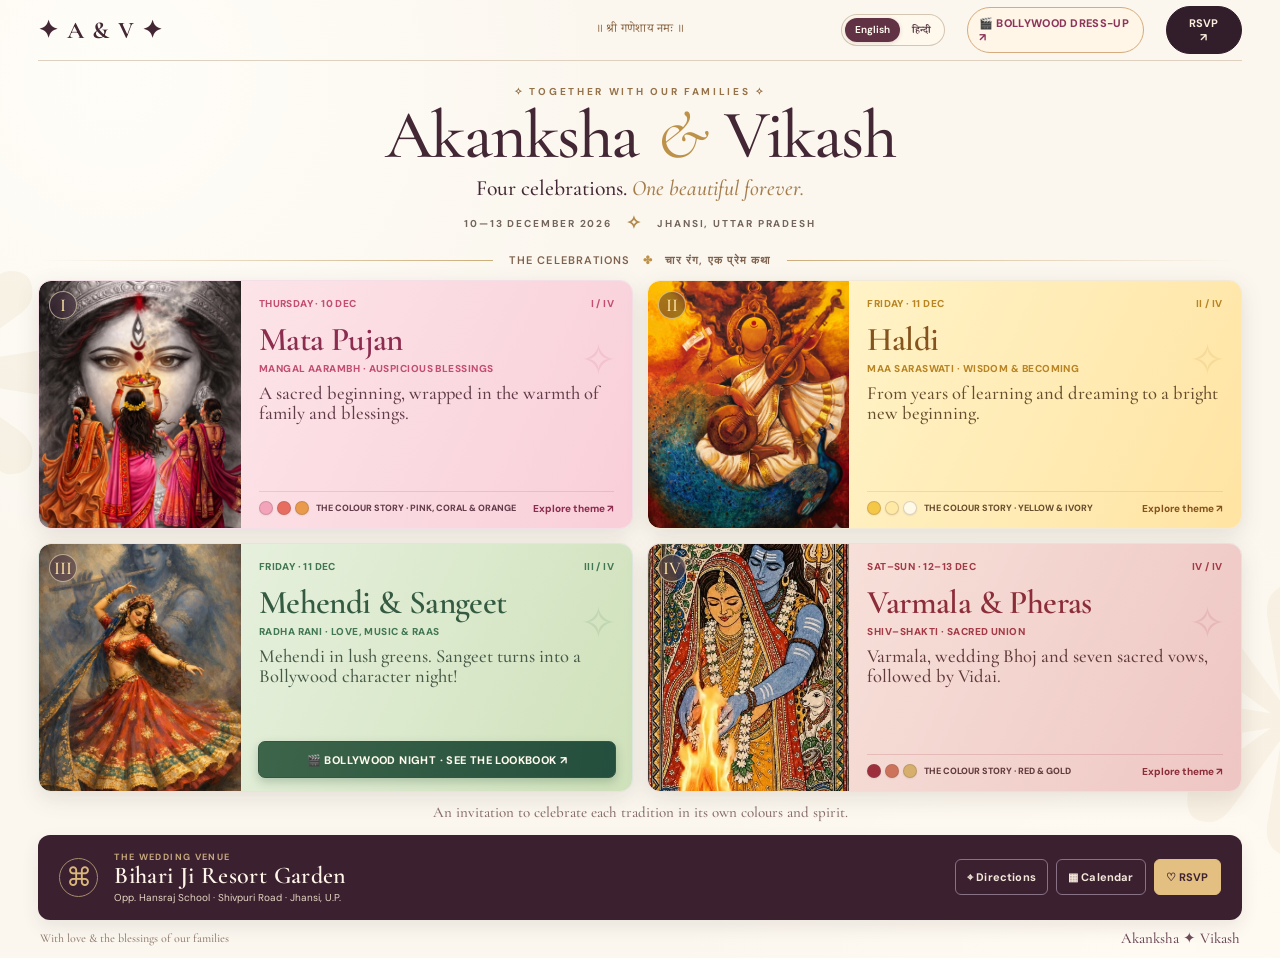
<file: index.html>
<!DOCTYPE html>

<html lang="en">
<head>
<meta charset="utf-8"/>
<meta content="width=device-width, initial-scale=1, viewport-fit=cover" name="viewport"/>
<meta content="#3b2030" name="theme-color"/>
<meta content="Four illustrated celebrations, one beautiful forever. Akanksha &amp; Vikash · 10–13 December 2026 · Jhansi." name="description"/>
<title>Akanksha &amp; Vikash · Wedding Invitation</title>
<link href="https://fonts.googleapis.com" rel="preconnect"/>
<link crossorigin="" href="https://fonts.gstatic.com" rel="preconnect"/>
<link href="https://fonts.googleapis.com/css2?family=Cormorant+Garamond:ital,wght@0,400;0,500;0,600;0,700;1,400;1,500;1,600&amp;family=DM+Sans:wght@400;500;600;700&amp;family=Noto+Serif+Devanagari:wght@400;600&amp;display=swap" rel="stylesheet"/>
<link href="styles.css" rel="stylesheet"/>
<script defer="" src="image-config.js"></script>
<script defer="" src="theme-config.js"></script>
<script defer="" src="content-config.js"></script>
<script defer="" src="hindi-config.js"></script><script defer="" src="script.js"></script>
</head>
<body class="home-page">
<a class="skip-link" href="#chapters">Skip to functions</a>
<div class="page-shell">
<header class="masthead">
<div class="brand">✦ <span id="brandInitials">A <em>&amp;</em> V</span> ✦</div>
<div class="blessing" id="headerBlessing">॥ श्री गणेशाय नमः ॥</div>
<nav aria-label="Quick navigation" class="masthead-actions"><div aria-label="Select language" class="language-switch" role="group"><button aria-pressed="true" data-lang="en" type="button">English</button><button aria-pressed="false" data-lang="hi" type="button">हिन्दी</button></div>
<a class="top-bollywood" href="bollywood.html" id="topBollywood">🎬 Bollywood dress-up ↗</a>
<button data-open-rsvp="" id="topRsvp" type="button">RSVP ↗</button>
</nav>
</header>
<main>
<section aria-labelledby="title" class="invitation-heading">
<p class="overline" id="headingEyebrow">✧ TOGETHER WITH OUR FAMILIES ✧</p>
<h1 id="title"><span id="brideName">Akanksha</span> <span class="ampersand">&amp;</span> <span id="groomName">Vikash</span></h1>
<p class="invitation-subtitle"><span id="introLead">Four celebrations.</span> <em id="introEm">One beautiful forever.</em></p>
<div class="date-loc"><span id="headingDates">10—13 DECEMBER 2026</span><span class="date-separator">✧</span><span id="headingPlace">JHANSI, UTTAR PRADESH</span></div>
</section>
<section aria-labelledby="chapter-title" class="chapter-area" id="chapters">
<div class="section-line"><span></span><h2 id="chapter-title"><span id="sectionEn">The celebrations</span> <i>✤</i> <span id="sectionHi">चार रंग, एक प्रेम कथा</span></h2><span></span></div>
<div aria-label="Four wedding functions" class="chapter-grid" id="chapterGrid">
<!-- Four cards are created automatically from content-config.js -->
</div>
<p class="theme-note" id="themeNote">An invitation to celebrate each tradition in its own colours and spirit.</p>
</section>
<section aria-label="Venue and guest information" class="footer-strip">
<div class="venue-info"><span aria-hidden="true" class="venue-icon">⌘</span><div>
<p class="venue-label" id="venueLabel">THE WEDDING VENUE</p>
<h2 id="venueName">Bihari Ji Resort Garden</h2>
<p id="venueAddress">Opp. Hansraj School · Shivpuri Road · Jhansi</p>
</div></div>
<div class="quick-actions">
<a class="quick-button" href="https://www.google.com/maps/search/?api=1&amp;query=Bihari+Ji+Resort+Garden+Shivpuri+Road+Jhansi+Uttar+Pradesh" id="directionsLink" rel="noopener noreferrer" target="_blank">⌖ <span id="directionsText">Directions</span></a>
<button class="quick-button" id="calendarBtn" type="button">▦ <span id="calendarText">Calendar</span></button>
<button class="quick-button primary" data-open-rsvp="" type="button">♡ <span id="footerRsvpText">RSVP</span></button>
</div>
</section>
</main>
<footer class="micro-footer"><span id="footerMessage">With love &amp; the blessings of our families</span><span id="footerNames">Akanksha ✦ Vikash</span></footer>
</div>
<dialog aria-labelledby="detailTitle" class="detail-dialog" id="detailDialog">
<div class="dialog-inner">
<button aria-label="Close details" class="close-dialog" data-close-dialog="" type="button">×</button>
<div class="dialog-art" id="detailArt"><img alt="" id="detailImage"/><img alt="" hidden="" id="detailSecondaryImage"/></div>
<div class="dialog-info">
<p class="dialog-kicker" id="detailWhen"></p>
<h2 id="detailTitle"></h2>
<p class="dialog-inspiration" id="detailInspiration"></p>
<p id="detailDescription"></p>
<p class="dialog-dress" id="detailDress"></p>
<div aria-label="Colour palette" class="dialog-swatches" id="detailSwatches"></div>
<a class="dialog-special-link" hidden="" href="bollywood.html" id="detailLink">🎬 Explore Bollywood costume ideas ↗</a>
</div>
</div>
</dialog>
<dialog aria-labelledby="rsvpTitle" class="rsvp-dialog" id="rsvpDialog">
<div class="rsvp-wrap">
<button aria-label="Close RSVP" class="close-dialog" data-close-rsvp="" type="button">×</button>
<div class="rsvp-top"><span class="rsvp-ornament">❀ ✧ ❀</span><p class="overline" id="rsvpIntro">THE JOY OF TOGETHERNESS</p><h2 id="rsvpTitle">Will you join us?</h2><p id="rsvpSubtitle">Prepare a WhatsApp RSVP message. No details are stored.</p></div>
<form id="rsvpForm"><label for="guestName">Your name</label><input autocomplete="name" id="guestName" maxlength="100" name="guestName" placeholder="Full name" required=""/>
<div class="two-fields"><div><label for="guestCount">Guests</label><select id="guestCount" name="guestCount"><option>1</option><option>2</option><option>3</option><option>4</option><option>5+</option></select></div><div><label for="attendance">Attending?</label><select id="attendance" name="attendance"><option value="Yes, delighted to attend">Yes, delighted!</option><option value="Still confirming">Still confirming</option><option value="Unable to attend">Unable to attend</option></select></div></div>
<label for="guestNote">A message (optional)</label><textarea id="guestNote" maxlength="300" name="guestNote" placeholder="Your blessings and wishes..." rows="2"></textarea>
<button class="send-rsvp" type="submit">Prepare WhatsApp message ↗</button><button class="copy-rsvp" id="copyRSVP" type="button">Copy RSVP message instead</button><p class="rsvp-disclaimer">WhatsApp opens a draft; you choose the recipient and tap Send.</p>
</form>
</div>
</dialog>
<div aria-live="polite" class="toast" id="toast" role="status"></div>
</body>
</html>
</file>
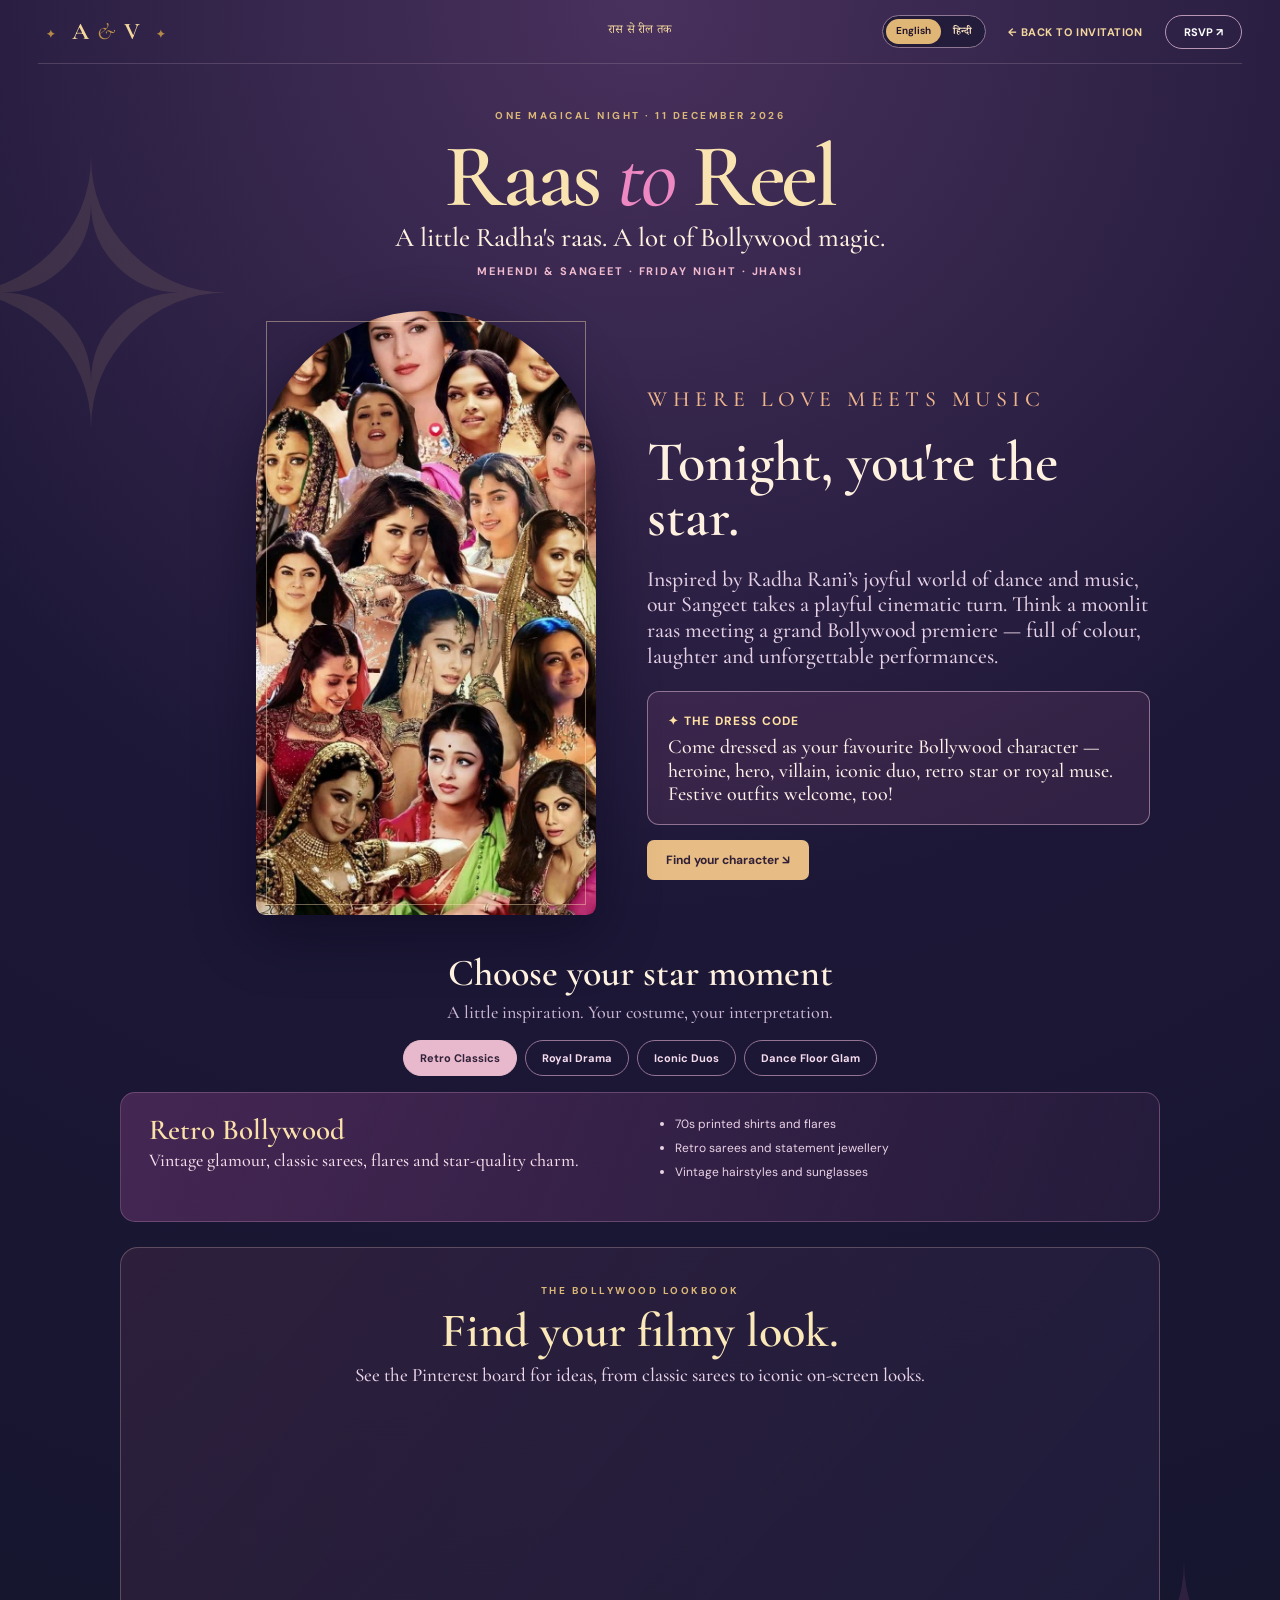
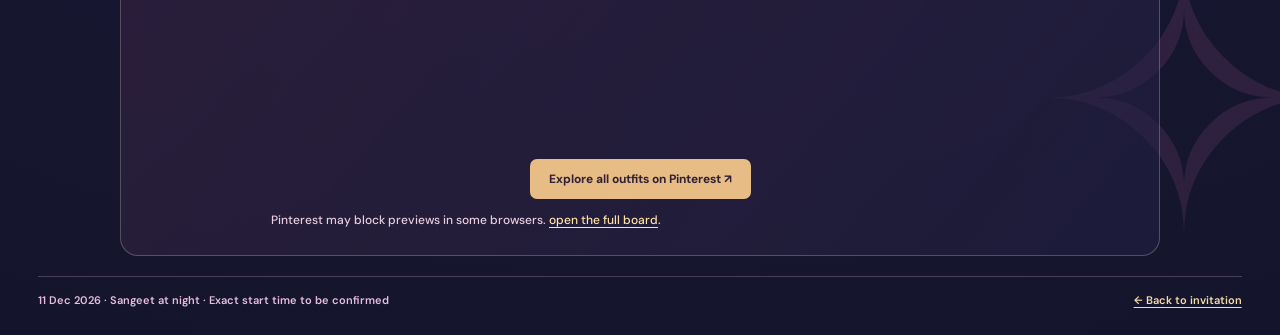
<file: bollywood.html>
<!DOCTYPE html>

<html lang="en"><head>
<meta charset="utf-8"/><meta content="width=device-width,initial-scale=1,viewport-fit=cover" name="viewport"/><meta content="#171533" name="theme-color"/><meta content="Raas to Reel: Bollywood character night at Akanksha &amp; Vikash's wedding Sangeet, 11 December 2026." name="description"/>
<title>Raas to Reel · Bollywood Sangeet · Akanksha &amp; Vikash</title>
<link href="https://fonts.googleapis.com" rel="preconnect"/><link crossorigin="" href="https://fonts.gstatic.com" rel="preconnect"/>
<link href="https://fonts.googleapis.com/css2?family=Cormorant+Garamond:ital,wght@0,400;0,500;0,600;0,700;1,400;1,500;1,600&amp;family=DM+Sans:wght@400;500;600;700&amp;family=Noto+Serif+Devanagari:wght@400;600&amp;display=swap" rel="stylesheet"/>
<link href="styles.css" rel="stylesheet"/><script defer="" src="image-config.js"></script><script defer="" src="theme-config.js"></script><script defer="" src="content-config.js"></script><script defer="" src="hindi-config.js"></script><script defer="" src="script.js"></script>
</head><body class="bollywood-page"><div class="page-shell">
<header class="masthead"><div class="brand"><span class="brand-glyph">✦</span> A <em>&amp;</em> V <span class="brand-glyph">✦</span></div><div class="blessing">रास से रील तक</div><div class="masthead-actions"><div aria-label="Select language" class="language-switch" role="group"><button aria-pressed="true" data-lang="en" type="button">English</button><button aria-pressed="false" data-lang="hi" type="button">हिन्दी</button></div><a href="index.html">← Main invitation</a><button data-open-rsvp="" type="button">RSVP ↗</button></div></header>
<main>
<section class="spotlight-hero"><p class="spotlight-overline">ONE MAGICAL NIGHT · 11 DECEMBER 2026</p><h1>Raas <em>to</em> Reel</h1><p class="spotlight-sub">A little Radha's raas. A lot of Bollywood magic.</p><p class="spotlight-date">MEHENDI &amp; SANGEET · FRIDAY NIGHT · JHANSI</p></section>
<section aria-label="Bollywood Sangeet theme" class="spotlight-stage"><div class="spotlight-poster"><img alt="An illustrated gold film reel, royal velvet curtains and Bollywood Night marquee" data-image="bollywood"/></div><div class="spotlight-copy"><p class="spotlight-overline">WHERE LOVE MEETS MUSIC</p><h2>Tonight, <em>you're the star.</em></h2><p>Inspired by Radha Rani's joyful world of dance and music, our Sangeet takes a playful cinematic turn. Think a moonlit raas meeting a grand Bollywood premiere — full of colour, laughter and unforgettable performances.</p><div class="dress-callout"><strong>✦ THE DRESS CODE</strong><p>Come dressed as your favourite Bollywood character — heroine, hero, villain, iconic duo, retro star or royal muse. Festive outfits welcome, too!</p></div><a class="spotlight-cta" href="#costumes">Find your character ↘</a></div></section>
<section class="costumes" id="costumes"><h2>Choose your star moment</h2><p>A little inspiration. Your costume, your interpretation.</p><div aria-label="Costume inspiration categories" class="costume-tabs" role="tablist"><button aria-selected="true" data-costume-tab="retro" role="tab" type="button">Retro Classics</button><button aria-selected="false" data-costume-tab="royal" role="tab" type="button">Royal Drama</button><button aria-selected="false" data-costume-tab="duo" role="tab" type="button">Iconic Duos</button><button aria-selected="false" data-costume-tab="dance" role="tab" type="button">Dance Floor Glam</button></div><div aria-live="polite" class="costume-panels" role="tabpanel"><div><h3 id="costumeName">Retro Bollywood</h3><p id="costumeDesc">Think vintage glamour and star-quality charm.</p></div><ul id="costumeIdeas"></ul></div></section>
<section aria-labelledby="pinterestTitle" class="pinterest-feature" hidden="" id="pinterestStyleBoard">
<p class="spotlight-overline">THE BOLLYWOOD LOOKBOOK</p>
<h2 id="pinterestTitle">Find your <em>filmy look.</em></h2>
<p>From classic sarees to iconic characters, discover the outfits on our Pinterest inspiration board.</p>
<div aria-label="Selected Bollywood outfit inspiration" class="pinterest-local-gallery" hidden="" id="pinterestLocalGallery"></div>
<div class="pinterest-embed-wrap" id="pinterestEmbedWrap">
<a data-pin-do="embedBoard" data-pin-scale-height="420" data-pin-scale-width="92" href="https://www.pinterest.com/cameycat/bollywood-night/" id="pinterestEmbedAnchor"></a>
</div>
<div class="pinterest-actions">
<a class="spotlight-cta" href="https://www.pinterest.com/cameycat/bollywood-night/" id="pinterestBoardLink" rel="noopener noreferrer" target="_blank">Explore all outfits on Pinterest ↗</a>
</div>
<p class="pinterest-fallback">Pinterest may block previews in some browsers. If images don't appear here, <a href="https://www.pinterest.com/cameycat/bollywood-night/" id="pinterestBoardFallback" rel="noopener noreferrer" target="_blank">open the full board</a>.</p>
</section>
<footer class="spotlight-footer"><span>11 Dec 2026 · Sangeet at night · Exact start time to be confirmed</span><a href="index.html">Back to our four celebrations ↗</a></footer>
</main></div>
<dialog aria-labelledby="rsvpTitle" class="rsvp-dialog" id="rsvpDialog"><div class="rsvp-wrap"><button aria-label="Close RSVP" class="close-dialog" data-close-rsvp="" type="button">×</button><div class="rsvp-top"><span class="rsvp-ornament">❀ ✧ ❀</span><p class="overline">THE JOY OF TOGETHERNESS</p><h2 id="rsvpTitle">Will you join us?</h2><p>Prepare a WhatsApp RSVP message. No details are stored.</p></div><form id="rsvpForm"><label for="guestName">Your name</label><input autocomplete="name" id="guestName" maxlength="100" name="guestName" placeholder="Full name" required=""/><div class="two-fields"><div><label for="guestCount">Guests</label><select id="guestCount" name="guestCount"><option>1</option><option>2</option><option>3</option><option>4</option><option>5+</option></select></div><div><label for="attendance">Attending?</label><select id="attendance" name="attendance"><option value="Yes, delighted to attend">Yes, delighted!</option><option value="Still confirming">Still confirming</option><option value="Unable to attend">Unable to attend</option></select></div></div><label for="guestNote">A message (optional)</label><textarea id="guestNote" maxlength="300" name="guestNote" placeholder="Your blessings and wishes..." rows="2"></textarea><button class="send-rsvp" type="submit">Prepare WhatsApp message ↗</button><button class="copy-rsvp" id="copyRSVP" type="button">Copy RSVP message instead</button><p class="rsvp-disclaimer">WhatsApp opens a draft; you choose the recipient and tap Send.</p></form></div></dialog><div aria-live="polite" class="toast" id="toast" role="status"></div>
</body></html>
</file>
<file: styles.css>
:root{--ink:#3b2931;--maroon:#321d2b;--wine:#612c43;--gold:#b9904a;--gold-light:#e8d6ac;--cream:#fbf7f0;--paper:#f4ecde;--line:#dfd1bf;--muted:#766d6b;--serif:'Cormorant Garamond',Georgia,serif;--sans:'DM Sans',Arial,sans-serif;--dev:'Noto Serif Devanagari',serif}
*{box-sizing:border-box}html{scroll-behavior:smooth}body{margin:0;color:var(--ink);font-family:var(--sans);background:#e9dfd3}button,input,select,textarea{font:inherit}button{cursor:pointer}a{color:inherit;text-decoration:none}img{display:block;max-width:100%}button:focus-visible,a:focus-visible,input:focus-visible,select:focus-visible,textarea:focus-visible{outline:3px solid #b57247;outline-offset:3px}.skip-link{position:absolute;z-index:100;left:12px;top:-80px;padding:10px;background:white}.skip-link:focus{top:10px}
.page-shell{max-width:1490px;min-height:100vh;margin:auto;padding:0 clamp(14px,3vw,48px);background:radial-gradient(circle at 8% 8%,#fffcf6 0%,transparent 33%),radial-gradient(circle at 89% 96%,#fffaf2 0%,transparent 38%),var(--cream);position:relative;overflow:hidden}.page-shell:before,.page-shell:after{content:'❋';position:absolute;color:#d1b680;opacity:.11;font-family:Georgia,serif;pointer-events:none;font-size:360px}.page-shell:before{left:-220px;top:170px}.page-shell:after{right:-160px;bottom:20px}
.masthead{height:64px;display:grid;grid-template-columns:1fr 1fr 1fr;align-items:center;border-bottom:1px solid var(--line);position:relative;z-index:1}.brand{font-family:var(--serif);font-weight:700;font-size:24px;letter-spacing:.05em;white-space:nowrap}.brand em{font-weight:400;color:var(--gold)}.brand-glyph{color:#b58a48;font-size:11px;vertical-align:middle;margin:0 8px}.blessing{font-family:var(--dev);color:#8b6543;text-align:center;font-size:12px;letter-spacing:.02em}.masthead-actions{display:flex;justify-content:flex-end;gap:22px;align-items:center;font-size:11px;font-weight:700;letter-spacing:.05em;text-transform:uppercase}.masthead-actions button{color:#faf0dd;background:var(--maroon);border:1px solid var(--maroon);border-radius:24px;padding:9px 18px}.masthead-actions a{color:#6a4757}.masthead-actions a span{color:#ab824b}
.invitation-heading{text-align:center;padding:24px 12px 15px;position:relative;z-index:1}.overline{font-size:10px;letter-spacing:.27em;font-weight:700;color:#967248;margin:0 0 4px}.overline span{font-size:12px}.invitation-heading h1{font:500 clamp(54px,5.35vw,85px)/.98 var(--serif);letter-spacing:-.025em;margin:0;color:#4a283c}.ampersand{color:var(--gold);font-weight:400;font-style:italic;padding:0 .06em}.invitation-subtitle{font:500 clamp(17px,1.7vw,23px)/1.12 var(--serif);margin:7px 0 11px}.invitation-subtitle em{font-weight:500;color:#a47c47}.date-loc{font-size:10px;font-weight:700;letter-spacing:.19em;color:#73645c;display:flex;align-items:center;justify-content:center;gap:14px}.date-separator{color:#b2884b;font-size:18px}
.chapter-area{position:relative;z-index:1}.section-line{display:flex;gap:16px;align-items:center;margin:0 2px 12px}.section-line>span{flex:1;height:1px;background:linear-gradient(to right,transparent,#ccad7a)}.section-line>span:last-child{transform:scaleX(-1)}.section-line h2{margin:0;white-space:nowrap;font-size:11px;text-transform:uppercase;letter-spacing:.14em;color:#7f624d;font-weight:600}.section-line h2 span{color:#be984d;font-size:13px;padding:0 3px}
.chapter-grid{display:grid;grid-template-columns:1fr 1fr;gap:13px}.event-card{border-radius:13px;overflow:hidden;border:1px solid #e2d4c3;box-shadow:0 7px 20px #4e2f2920;background:#fffaf0;transition:transform .22s ease,box-shadow .22s ease}.event-card:hover{transform:translateY(-3px);box-shadow:0 12px 28px #4e2f2930}.card-main{width:100%;text-align:left;border:0;padding:0;background:transparent;color:inherit;display:grid;grid-template-columns:37% 63%;height:239px}.art-panel{position:relative;overflow:hidden;min-width:0}.art-panel img{height:100%;width:100%;object-fit:cover;object-position:center center;transition:transform .55s ease}.event-card:hover .art-panel img{transform:scale(1.035)}.art-corner{position:absolute;top:10px;left:10px;width:28px;height:28px;border:1px solid #f6e6c199;border-radius:50%;display:grid;place-items:center;background:#37203674;color:#ffe3a5;font:500 18px var(--serif);backdrop-filter:blur(5px)}
.card-copy{padding:17px 21px 13px;display:flex;flex-direction:column;min-width:0;position:relative}.card-copy:after{content:'✧';position:absolute;right:15px;top:44px;font-size:44px;opacity:.1;color:#aa8856;pointer-events:none}.card-kicker{display:flex;justify-content:space-between;gap:6px;font:700 10px var(--sans);letter-spacing:.14em;margin:0 0 12px;color:#a27c50}.card-kicker span{font-size:10px;color:#b4a28c;letter-spacing:.04em}.card-copy h3{font:600 clamp(30px,3vw,42px)/.9 var(--serif);margin:0 0 8px;letter-spacing:-.02em;color:#5b3347}.hindi-inline{font:400 13px var(--dev);letter-spacing:0;margin-left:5px;color:#9c825c;vertical-align:middle}.small-and{font-style:italic;font-weight:400;color:#b28d58;font-size:.78em}.card-deity{font:700 10px/1.5 var(--sans);text-transform:uppercase;letter-spacing:.045em;color:#8f6746;margin:0 0 9px}.card-description{font:500 clamp(17px,1.35vw,19px)/1.08 var(--serif);color:#6f5653;margin:0;max-width:400px}.card-bottom{border-top:1px solid #dbcec244;padding-top:8px;margin-top:auto;display:flex;justify-content:space-between;gap:8px;align-items:center;font-size:10px;font-weight:600;color:#8b7772;line-height:1.25}.more-link{color:#755038;white-space:nowrap;font-weight:700}.more-link b{font-size:14px;font-weight:500}.dot{font-style:normal;margin:0 2px;color:#a58a69}
.haldi-card{background:#fff8e8}.haldi-card .card-copy{background:linear-gradient(115deg,#fff8e7,#fcf1d5)}.sangeet-card{background:#ede2f1}.sangeet-card .card-copy{background:linear-gradient(115deg,#fff5f8,#f5e6f6)}.sangeet-card .card-copy h3{color:#64315a}.sangeet-card .card-deity{color:#965777}.varmala-card .card-copy{background:linear-gradient(115deg,#fff6ed,#f7e6dc)}.varmala-card .card-copy h3{color:#7f3942}.phere-card .card-copy{background:linear-gradient(115deg,#f8f4f1,#ece7f5)}.phere-card .card-copy h3{color:#43365f}
.prelude{margin:13px 2px 12px;text-align:center;color:#8e7359;font:500 13px/1.3 var(--serif);letter-spacing:.025em}.prelude strong{color:#6b3c47;font-weight:700}.prelude-sparkle{color:#bc9755;margin:0 8px}
.footer-strip{background:#362131;color:#fff4e0;display:flex;justify-content:space-between;align-items:center;gap:20px;border-radius:12px;padding:14px 21px;position:relative;z-index:1;box-shadow:0 7px 18px #321d2b17}.venue-info{display:flex;align-items:center;gap:16px;min-width:0}.venue-icon{border:1px solid #a58d6c;border-radius:50%;width:39px;height:39px;flex:none;display:grid;place-items:center;font-size:26px;color:#d9b67b}.venue-label{color:#c5a77c;letter-spacing:.15em;font-weight:700;font-size:9px;margin:0 0 2px}.venue-info h2{font:600 24px/.95 var(--serif);letter-spacing:.015em;margin:0}.venue-info p:last-child{margin:3px 0 0;color:#e7d7c4;font-size:10px}.quick-actions{display:flex;gap:8px;align-items:center}.quick-button{background:transparent;color:#f3e8da;border:1px solid #897186;border-radius:6px;white-space:nowrap;padding:10px 11px;font-weight:700;font-size:11px;letter-spacing:.015em}.quick-button span{font-size:16px;vertical-align:-1px;margin-right:4px;color:#e5bf7d}.quick-button.primary{background:#e3bf81;border-color:#e3bf81;color:#3e2433}.quick-button.primary span{color:#643d4c}
.sangeet-promo{position:relative;z-index:1;display:flex;align-items:center;justify-content:center;gap:12px;margin:11px 0 7px;padding:9px 14px;border:1px solid #c2a6bd80;border-radius:8px;background:linear-gradient(90deg,#f6e8f0,#f7edf9,#f5e9f2);font-size:11px;color:#744663}.promo-sparkle{color:#a45a91;font-size:17px}.sangeet-promo strong{font-size:10px;letter-spacing:.06em}.sangeet-promo a{text-decoration:underline;text-underline-offset:3px;font-weight:700;white-space:nowrap;color:#744663}.micro-footer{display:flex;justify-content:space-between;align-items:center;padding:7px 2px 13px;color:#927e73;font:500 12px var(--serif);position:relative;z-index:1}.micro-footer span:last-child{font-size:15px;color:#6c4a58}.micro-footer i{font-size:10px;color:#ac8e58}
/* dialogs */
dialog{border:0;padding:0;box-shadow:0 22px 85px #21132380;max-height:min(91vh,780px);max-width:calc(100vw - 24px);overflow:auto;border-radius:17px;color:var(--ink)}dialog::backdrop{background:#241723a8;backdrop-filter:blur(4px)}.detail-dialog{width:min(800px,calc(100vw - 24px));background:#fdf7ee}.dialog-inner{display:grid;grid-template-columns:41% 59%;min-height:385px}.dialog-art img{width:100%;height:100%;object-fit:cover;max-height:575px}.dialog-info{padding:40px 39px;align-self:center}.dialog-kicker{font:700 10px var(--sans);letter-spacing:.18em;color:#a87c45}.dialog-info h2{font:600 50px/.98 var(--serif);margin:9px 0;color:#60374c}.dialog-inspiration{color:#a47c4c;text-transform:uppercase;font-weight:700;font-size:11px;letter-spacing:.09em;margin:8px 0 18px}.dialog-info>p:not(.dialog-kicker):not(.dialog-inspiration){font:500 23px/1.16 var(--serif);color:#655159}.dialog-info .dialog-dress{font:600 12px/1.5 var(--sans)!important;border-top:1px solid var(--line);padding-top:14px;margin-top:17px}.dialog-swatches{display:flex;gap:7px;margin:16px 0}.dialog-swatches i{display:block;height:23px;width:23px;border-radius:50%;border:1px solid #9995}.dialog-special-link{display:inline-block;color:#723850;font-weight:700;font-size:12px;text-decoration:underline;text-underline-offset:4px}.close-dialog{position:absolute;z-index:2;right:14px;top:12px;background:#fffbf5e6;border:1px solid #ddceb8;color:#5b3b46;width:34px;height:34px;border-radius:50%;font-size:24px;line-height:1}
.rsvp-dialog{width:min(455px,calc(100vw - 24px));background:#fff9f2}.rsvp-wrap{padding:29px 30px 26px}.rsvp-top{text-align:center}.rsvp-ornament{font:20px var(--serif);color:#b38753}.rsvp-top .overline{margin:10px 0 4px}.rsvp-top h2{font:600 49px/.95 var(--serif);margin:3px 0}.rsvp-top>p:last-child{font:500 17px/1.15 var(--serif);color:#816c68;margin:8px 0 24px}.rsvp-wrap form{display:grid;gap:8px}.rsvp-wrap label{font-size:11px;font-weight:700;color:#574451}.rsvp-wrap input,.rsvp-wrap select,.rsvp-wrap textarea{width:100%;border:1px solid #d6c6ba;border-radius:6px;background:#fffefa;padding:10px 11px;font-size:12px;color:#493945}.two-fields{display:grid;grid-template-columns:1fr 1fr;gap:10px}.two-fields>div{display:grid;gap:8px}.send-rsvp{background:#3c2233;color:#fff0dc;border:0;border-radius:7px;padding:13px;font-size:12px;font-weight:700;margin-top:5px}.copy-rsvp{background:none;border:0;padding:8px;color:#80566c;text-decoration:underline;font-size:11px}.rsvp-disclaimer{font:500 11px/1.5 var(--sans);color:#938383;text-align:center;margin:0}.toast{position:fixed;bottom:24px;left:50%;transform:translate(-50%,60px);opacity:0;pointer-events:none;background:#392538;color:#fff3df;padding:12px 20px;border-radius:10px;box-shadow:0 8px 30px #0004;z-index:120;transition:opacity .2s,transform .2s;font-size:12px}.toast.visible{opacity:1;transform:translate(-50%,0)}
/* Bollywood page */
.bollywood-page{background:#150f2f;color:#fff1df;min-height:100vh}.bollywood-page .page-shell{background:radial-gradient(circle at 50% 0,#49315d 0%,#1c1736 45%,#14152c 100%);max-width:1400px;min-height:100vh;color:#fff1df;padding-bottom:28px}.bollywood-page .page-shell:before{content:'✧';opacity:.1;color:#f2cc86;top:90px;left:-60px}.bollywood-page .page-shell:after{content:'✧';opacity:.1;color:#ff83cf;right:-55px}.bollywood-page .masthead{border-color:#a68ca54b}.bollywood-page .brand,.bollywood-page .blessing{color:#f3d79d}.bollywood-page .masthead-actions a{color:#f3d79d}.bollywood-page .masthead-actions button{border-color:#b997b4;color:white;background:transparent}.spotlight-hero{text-align:center;padding:35px 10px 12px;position:relative;z-index:1}.spotlight-overline{font:700 10px var(--sans);letter-spacing:.25em;color:#dcb877}.spotlight-hero h1{font:600 clamp(58px,7vw,100px)/.88 var(--serif);letter-spacing:-.035em;margin:16px 0 6px;color:#f9e4b1}.spotlight-hero h1 em{font-weight:500;color:#ee88c3}.spotlight-sub{font:500 clamp(18px,2.2vw,27px)/1.1 var(--serif);margin:0 0 11px}.spotlight-date{font:700 11px var(--sans);letter-spacing:.17em;color:#f1bbcf}.spotlight-stage{position:relative;display:grid;grid-template-columns:1.02fr 1.1fr;align-items:center;gap:clamp(22px,4vw,55px);max-width:1020px;margin:10px auto 0;z-index:1}.spotlight-poster{max-width:340px;width:80%;justify-self:end;position:relative;filter:drop-shadow(0 18px 30px #02011270)}.spotlight-poster:before{content:'';position:absolute;inset:10px;border:1px solid #fee2b76b;z-index:1;pointer-events:none}.spotlight-poster img{width:100%;border-radius:180px 180px 10px 10px}.spotlight-copy{padding:20px 0 0}.spotlight-copy .spotlight-overline{color:#eeb58b}.spotlight-copy h2{font:600 clamp(43px,4.4vw,66px)/.98 var(--serif);margin:11px 0}.spotlight-copy h2 em{color:#f49cc8;font-weight:500}.spotlight-copy p{font:500 clamp(18px,1.7vw,23px)/1.18 var(--serif);color:#e5d0e6;max-width:550px}.dress-callout{border:1px solid #dcb6d289;border-radius:12px;background:#dd73b61c;padding:17px 20px;margin-top:19px}.dress-callout strong{color:#ffe1a2;font:700 12px var(--sans);letter-spacing:.1em;text-transform:uppercase}.dress-callout p{margin:6px 0 0;font-size:20px;color:#fff0e9}.spotlight-cta{display:inline-flex;gap:8px;align-items:center;margin-top:15px;border-radius:7px;background:#e7bd85;color:#312037;padding:12px 19px;font:700 12px var(--sans)}.costumes{max-width:1040px;margin:35px auto 0;position:relative;z-index:1}.costumes h2{font:600 38px var(--serif);margin:0 0 5px;text-align:center}.costumes>p{font:500 18px var(--serif);color:#cdb8d3;text-align:center;margin:0 0 17px}.costume-tabs{display:flex;flex-wrap:wrap;gap:8px;justify-content:center;margin-bottom:16px}.costume-tabs button{font:700 11px var(--sans);border:1px solid #947393;background:transparent;color:#f5dbed;border-radius:30px;padding:10px 16px}.costume-tabs button[aria-selected="true"]{background:#e8b9cc;color:#302039;border-color:#e8b9cc}.costume-panels{border:1px solid #8c638d90;border-radius:15px;background:linear-gradient(110deg,#562d60b8,#32224475);padding:19px 28px;display:grid;grid-template-columns:1fr 1fr;gap:25px;min-height:130px}.costume-panels h3{font:600 29px var(--serif);margin:0 0 3px;color:#fae0a9}.costume-panels p{font:500 18px/1.2 var(--serif);color:#f4ddea;margin:0}.costume-panels ul{margin:0;padding-left:22px;color:#ead2e6;font-size:12px;line-height:2}.spotlight-footer{display:flex;justify-content:space-between;gap:10px;margin-top:20px;border-top:1px solid #8e708f70;padding-top:16px;font:600 11px var(--sans);color:#e6bde0}.spotlight-footer a{text-decoration:underline;text-underline-offset:3px;color:#f5dba8}
@media (min-width:1200px) and (max-height:900px){.card-main{height:220px}.invitation-heading{padding-top:17px;padding-bottom:11px}.card-copy{padding-top:14px}.card-kicker{margin-bottom:8px}.card-description{font-size:18px}.sangeet-promo{margin-top:9px}}
@media (max-width:1000px){.card-main{grid-template-columns:35% 65%;height:248px}.card-copy{padding:14px 13px 11px}.card-copy h3{font-size:32px}.card-description{font-size:18px}.card-deity{font-size:9px}.card-kicker{font-size:9px}.card-bottom{font-size:9px}.quick-button{padding:10px 8px}.sangeet-promo{flex-wrap:wrap;row-gap:4px;text-align:center}}
@media (max-width:700px){.page-shell{padding:0 12px}.masthead{height:55px;grid-template-columns:1fr auto}.brand{font-size:19px}.brand-glyph{margin:0 3px;font-size:8px}.blessing{display:none}.masthead-actions{gap:11px;font-size:9px}.masthead-actions button{padding:8px 11px}.invitation-heading{padding:24px 2px 20px}.invitation-heading h1{font-size:clamp(51px,11vw,78px)}.invitation-subtitle{font-size:20px;margin:8px 0 10px}.overline{font-size:8px;letter-spacing:.21em}.date-loc{font-size:9px;letter-spacing:.07em;gap:8px}.section-line{gap:8px;margin-bottom:11px}.section-line h2{font-size:9px;letter-spacing:.04em}.chapter-grid{gap:9px}.card-main{display:flex;flex-direction:column;height:100%}.art-panel{height:145px;flex:none}.art-panel img{object-position:center 40%}.art-corner{width:25px;height:25px;font-size:15px;left:8px;top:8px}.card-copy{padding:11px 11px 10px;min-height:166px}.card-kicker{font-size:8px;margin-bottom:8px;letter-spacing:.04em}.card-kicker span{font-size:8px}.card-copy h3{font-size:clamp(25px,5.5vw,36px);margin:0 0 5px;line-height:.9}.hindi-inline{display:none}.card-deity{font-size:8px;line-height:1.2;margin-bottom:7px;min-height:20px}.card-description{font:500 16px/1.02 var(--serif)}.card-bottom{font-size:8px;gap:5px;padding-top:6px;line-height:1.2}.more-link{font-size:8px}.card-copy:after{top:25px;font-size:26px}.prelude{font-size:12px;margin:12px 0}.prelude-sparkle{margin:0 3px}.footer-strip{padding:13px 12px;display:grid;gap:11px}.venue-info{gap:11px}.venue-icon{width:32px;height:32px;font-size:19px}.venue-info h2{font-size:25px}.venue-info p:last-child{font-size:10px}.quick-actions{display:grid;grid-template-columns:repeat(3,1fr);gap:7px}.quick-button{text-align:center;padding:10px 3px;font-size:10px}.sangeet-promo{font-size:10px;padding:9px;gap:6px}.sangeet-promo a{display:block;width:100%;font-size:11px}.micro-footer{padding-bottom:15px}.micro-footer span:first-child{font-size:11px}.dialog-inner{grid-template-columns:1fr}.dialog-art{height:200px;overflow:hidden}.dialog-art img{object-position:center 42%}.dialog-info{padding:22px 24px 26px}.dialog-info h2{font-size:43px}.dialog-info>p:not(.dialog-kicker):not(.dialog-inspiration){font-size:21px}.spotlight-hero{padding-top:30px}.spotlight-hero h1{font-size:64px}.spotlight-stage{grid-template-columns:1fr;gap:12px;margin-top:18px}.spotlight-poster{justify-self:center;width:60%;max-width:240px}.spotlight-copy{text-align:center;padding:0 10px}.spotlight-copy h2{font-size:49px}.spotlight-copy p{margin-left:auto;margin-right:auto}.dress-callout{text-align:center;padding:12px}.costumes{margin-top:27px}.costumes h2{font-size:35px}.costume-panels{grid-template-columns:1fr;gap:10px;padding:16px}.spotlight-footer{font-size:10px;flex-wrap:wrap}}
@media (max-width:380px){.masthead-actions a{font-size:8px}.masthead-actions{gap:7px}.invitation-heading h1{font-size:51px}.invitation-subtitle{font-size:18px}.card-copy{padding:9px 8px;min-height:175px}.card-copy h3{font-size:26px}.card-description{font-size:15px}.art-panel{height:124px}.card-bottom{font-size:7.5px}.card-kicker{font-size:7px}.card-kicker span{font-size:7px}.card-deity{font-size:7.5px}.section-line h2{font-size:8px}.micro-footer{font-size:10px}.micro-footer span:last-child{font-size:12px}}
@media(prefers-reduced-motion:reduce){*,*:before,*:after{transition:none!important;animation:none!important;scroll-behavior:auto!important}}

/* Six-card layout: three paired rows, six images, one compact invitation. */
.home-page .invitation-heading{padding-top:18px;padding-bottom:11px}
.home-page .chapter-grid{grid-template-columns:repeat(2,minmax(0,1fr));gap:10px}
.home-page .card-main{grid-template-columns:34% 66%;height:188px}
.home-page .card-copy{padding:12px 16px 10px}
.home-page .card-kicker{margin-bottom:6px;font-size:9px;letter-spacing:.10em}
.home-page .card-copy h3{font-size:clamp(27px,2.4vw,35px);line-height:.99;margin-bottom:5px}
.home-page .card-deity{font-size:9px;margin-bottom:5px;letter-spacing:.04em}
.home-page .card-description{font-size:clamp(16px,1.3vw,18px);line-height:1.05}
.home-page .card-bottom{font-size:9px;padding-top:6px}
.home-page .mata-card .card-copy{background:linear-gradient(115deg,#fff7e7,#f5e5ce)}
.home-page .mata-card .card-copy h3{color:#79503d}
.home-page .bollywood-card .card-copy{background:linear-gradient(115deg,#f9eef8,#e9d9ee)}
.home-page .bollywood-card .card-copy h3{color:#6c3763}
.home-page .bollywood-card .card-deity{color:#874c80}
.home-page .footer-strip{margin-top:12px}
.home-page .micro-footer{padding-bottom:10px}
@media (max-width:700px){
 .home-page .invitation-heading{padding:21px 2px 16px}
 .home-page .chapter-grid{gap:8px}
 .home-page .card-main{display:flex;flex-direction:column;height:100%}
 .home-page .art-panel{height:130px;flex:none}
 .home-page .card-copy{padding:10px 10px 9px;min-height:161px}
 .home-page .card-kicker{font-size:7.5px;letter-spacing:.02em;margin-bottom:7px}
 .home-page .card-kicker span{font-size:7.5px}
 .home-page .card-copy h3{font-size:clamp(23px,5vw,32px);margin-bottom:5px;line-height:.97}
 .home-page .card-deity{font-size:7.7px;min-height:19px;line-height:1.2;margin-bottom:6px}
 .home-page .card-description{font-size:15px;line-height:1.07}
 .home-page .card-bottom{font-size:8px;line-height:1.2;padding-top:6px}
 .home-page .more-link{font-size:8px}
 .home-page .footer-strip{margin-top:12px}
}
@media(max-width:390px){
 .home-page .art-panel{height:118px}
 .home-page .card-copy{padding:9px 8px;min-height:165px}
 .home-page .card-kicker{font-size:7px}
 .home-page .card-kicker span{font-size:7px}
 .home-page .card-copy h3{font-size:24px}
 .home-page .card-description{font-size:14px}
 .home-page .card-bottom{font-size:7.5px}
}

/* OPTIONAL PINTEREST LOOKBOOK — only appears after board URL is configured */
.pinterest-feature{position:relative;z-index:1;max-width:1040px;margin:25px auto 12px;padding:26px clamp(14px,4vw,35px);text-align:center;border:1px solid #ad8c936b;border-radius:18px;background:linear-gradient(130deg,#65395844,#22204399);}
.pinterest-feature[hidden],.pinterest-embed-wrap[hidden]{display:none!important}
.pinterest-feature h2{margin:8px 0;font:600 clamp(33px,4vw,48px)/1 var(--serif);color:#fbe8b8}
.pinterest-feature h2 em{color:#f49cc8}
.pinterest-feature>p:not(.spotlight-overline){max-width:620px;margin:0 auto 8px;font:500 19px/1.25 var(--serif);color:#e9d3e9}
.pinterest-actions{display:flex;flex-wrap:wrap;justify-content:center;align-items:center;gap:12px;margin-top:12px}
.pinterest-actions .spotlight-cta{margin:0}
.pinterest-preview-button{border:1px solid #b997b4;border-radius:7px;background:transparent;color:#f9e3ee;padding:12px 18px;cursor:pointer;font:700 12px var(--sans)}
.pinterest-preview-button:hover{background:#e8b9cc25}
.pinterest-embed-wrap{max-width:100%;margin:20px auto 0;overflow:hidden}
.pinterest-embed-wrap>span,.pinterest-embed-wrap>iframe{max-width:100%!important}
.pinterest-fallback{font:500 12px/1.5 var(--sans);color:#e9cee1}
.pinterest-fallback a{text-decoration:underline;text-underline-offset:3px;color:#ffe2a5}
@media(max-width:700px){.pinterest-feature{padding:19px 12px}.pinterest-actions{flex-direction:column}.pinterest-actions .spotlight-cta,.pinterest-preview-button{width:min(100%,320px);justify-content:center}.pinterest-feature>p:not(.spotlight-overline){font-size:17px}}

/* Pinterest board: autoload on the Sangeet page */
.pinterest-embed-wrap{display:flex;justify-content:center;min-height:340px;align-items:flex-start;overflow:hidden;padding:12px 0 0}
.pinterest-embed-wrap [data-pin-do="embedBoard"]{display:block;min-height:1px}
.pinterest-local-gallery{display:grid;grid-template-columns:repeat(4,minmax(0,1fr));gap:10px;margin:16px auto 18px;max-width:850px}
.pinterest-local-gallery[hidden]{display:none!important}
.pinterest-local-gallery img{width:100%;aspect-ratio:3 / 4;object-fit:cover;border-radius:9px;border:1px solid #e6c6bd55}
.pinterest-fallback{margin:12px 0 0!important;font:500 12px/1.5 var(--sans)!important;color:#e9cee1!important}
@media(max-width:650px){.pinterest-local-gallery{grid-template-columns:repeat(2,minmax(0,1fr))}.pinterest-embed-wrap{min-height:300px}}

/* ━━━━━━━━━━━━━━━━━━━━━━━━━━━━━━━━━━━━━━━━━━━━━━━━━━━━━━━━━━━━━━━━━━━
   FOUR-CHAPTER COMPACT INVITATION
   Edit colours in theme-config.js; text in content-config.js.
   These overrides intentionally affect the home page only so the separate
   Bollywood page and Pinterest board retain their existing design.
   ━━━━━━━━━━━━━━━━━━━━━━━━━━━━━━━━━━━━━━━━━━━━━━━━━━━━━━━━━━━━━━━━━━━ */
.home-page .page-shell{max-width:1480px;background:radial-gradient(circle at 9% 8%,#fffdf8 0,transparent 34%),radial-gradient(circle at 89% 100%,#fffaf2 0,transparent 32%),var(--cream)}
.home-page .masthead{height:61px}
.home-page .brand{color:var(--ink)}
.home-page .top-bollywood{display:inline-flex;align-items:center;gap:4px;padding:8px 11px;border-radius:99px;border:1px solid #d6ab7d;background:#fff6e7;color:#8c345a;font-weight:800;letter-spacing:.03em;transition:background .2s ease}
.home-page .top-bollywood:hover{background:#f9e6e4}
.home-page .invitation-heading{padding:24px 12px 18px}
.home-page .invitation-heading h1{color:var(--ink)}
.home-page .invitation-subtitle em{color:#a57d4b}
.home-page .chapter-area{margin-top:0}
.home-page .section-line{margin-bottom:13px}
.home-page .section-line h2{font-size:11px;letter-spacing:.11em}
.home-page .section-line h2 i{font-style:normal;color:var(--gold);padding:0 8px}
.home-page .section-line h2 span{color:#7f624d;font:inherit;padding:0}
.home-page .chapter-grid{grid-template-columns:repeat(2,minmax(0,1fr));gap:14px}
.home-page .event-card{position:relative;background:var(--card-bg);border-color:color-mix(in srgb,var(--card-accent) 18%,#fff);box-shadow:0 7px 22px #523c3220}
.home-page .card-main{width:100%;height:247px;display:grid;grid-template-columns:34% 66%;padding:0;border:0;border-radius:12px;overflow:hidden;background:transparent;text-align:left;align-items:stretch;color:var(--card-ink)}
.home-page .art-panel{height:100%;overflow:hidden}
.home-page .art-panel img{width:100%;height:100%;object-fit:cover;object-position:center}
.home-page .card-copy{background:linear-gradient(115deg,var(--card-bg),var(--card-bg2))!important;padding:17px 18px 13px;display:flex;flex-direction:column;min-height:0;color:var(--card-ink)}
.home-page .card-copy:after{color:var(--card-accent);opacity:.12;top:50px}
.home-page .card-kicker{color:var(--card-accent);font:800 10px/1.25 var(--sans);margin:0 0 13px;letter-spacing:.075em}
.home-page .card-kicker span{font:inherit;color:var(--card-accent)}
.home-page .card-copy h3{color:var(--card-heading)!important;font:600 clamp(32px,2.6vw,43px)/.96 var(--serif);margin:0 0 6px;letter-spacing:-.018em}
.home-page .card-deity{font:800 10px/1.3 var(--sans);text-transform:uppercase;letter-spacing:.045em;color:var(--card-accent)!important;margin:0 0 9px}
.home-page .card-description{font:500 clamp(18px,1.45vw,21px)/1.07 var(--serif);color:var(--card-ink);margin:0 0 8px;max-width:none}
.home-page .card-bottom{color:var(--card-ink);border-color:color-mix(in srgb,var(--card-accent) 19%,transparent);padding-top:9px;gap:7px;font:800 9px/1.2 var(--sans);align-items:end}
.home-page .dress-line{display:flex;flex-wrap:wrap;align-items:center;gap:7px;max-width:82%}
.home-page .swatch-mini{display:flex;gap:4px;flex:none}
.home-page .swatch-mini span{width:14px;height:14px;display:block;border-radius:50%;border:1px solid #75584f40;box-shadow:0 1px 2px #0001}
.home-page .more-link{color:var(--card-heading);font:800 10px var(--sans);white-space:nowrap}
.home-page .sangeet-card .card-main .card-copy{padding-bottom:54px}
.home-page .sangeet-card .card-bottom{display:none}
.home-page .bollywood-feature{position:absolute;z-index:5;bottom:13px;left:calc(34% + 17px);right:16px;min-height:37px;display:flex;align-items:center;justify-content:center;gap:7px;text-align:center;padding:9px 10px;border:1px solid #375642;border-radius:7px;color:#fffbee;background:linear-gradient(100deg,#3d654a,#244e3d);box-shadow:0 4px 10px #234e3a40;font:800 11px/1.15 var(--sans);letter-spacing:.035em;transition:transform .2s ease,filter .2s ease}
.home-page .bollywood-feature:hover{transform:translateY(-2px);filter:brightness(1.08)}
.home-page .theme-note{text-align:center;color:#896e6a;font:500 15px/1.3 var(--serif);margin:11px 0 12px}
.home-page .footer-strip{margin-top:0;background:var(--footer-bg,#3b2030);color:var(--footer-text,#fff5e8);padding:16px 21px}
.home-page .micro-footer{padding:9px 2px 11px}
.home-page .venue-info h2{font-size:24px}
.home-page .quick-button span{font-size:inherit;vertical-align:baseline;margin-right:0;color:inherit}
/* Combined wedding scene: two independent illustrations in the detail view. */
.dialog-art.two-images{display:grid;grid-template-rows:1fr 1fr;height:100%;min-height:400px;overflow:hidden}
.dialog-art.two-images img{height:100%;width:100%;min-height:0;object-fit:cover}
.dialog-art [hidden]{display:none!important}
.detail-dialog .dialog-special-link[hidden]{display:none!important}
@media(max-width:1000px){
 .home-page .card-main{height:242px;grid-template-columns:34% 66%}
 .home-page .card-copy{padding:13px 12px 12px}
 .home-page .card-copy h3{font-size:32px}
 .home-page .card-description{font-size:18px}
 .home-page .card-kicker{font-size:9px;margin-bottom:8px}
 .home-page .card-deity{font-size:9px;margin-bottom:7px}
 .home-page .card-bottom{font-size:8px}
 .home-page .bollywood-feature{left:calc(34% + 11px);right:11px;bottom:11px;font-size:10px}
}
@media(max-width:700px){
 .home-page .page-shell{padding:0 12px}
 .home-page .masthead{height:59px}
 .home-page .masthead-actions{gap:8px}
 .home-page .top-bollywood{font-size:8px;padding:7px 8px}
 .home-page .masthead-actions button{padding:8px 10px}
 .home-page .brand{font-size:18px}
 .home-page .invitation-heading{padding:23px 2px 19px}
 .home-page .invitation-heading h1{font-size:clamp(45px,10.3vw,72px)}
 .home-page .invitation-subtitle{font-size:18px}
 .home-page .section-line h2{font-size:9px;white-space:normal;text-align:center;line-height:1.35}
 .home-page .section-line h2 span{font:inherit}
 .home-page .chapter-grid{gap:9px}
 .home-page .card-main{display:flex;flex-direction:column;height:100%}
 .home-page .art-panel{height:141px;flex:none}
 .home-page .card-copy{min-height:202px;padding:11px 10px 11px}
 .home-page .card-kicker{font-size:7.5px;letter-spacing:0;margin-bottom:7px}
 .home-page .card-kicker span{font-size:7.5px}
 .home-page .card-copy h3{font-size:clamp(26px,5.2vw,35px);margin-bottom:5px;line-height:.96}
 .home-page .card-deity{font-size:7.7px;line-height:1.2;min-height:18px;margin-bottom:6px}
 .home-page .card-description{font-size:16px;line-height:1.03;margin-bottom:10px}
 .home-page .card-bottom{font-size:7.4px;line-height:1.2;align-items:flex-end;padding-top:8px}
 .home-page .dress-line{max-width:100%;gap:4px}
 .home-page .swatch-mini span{height:11px;width:11px}
 .home-page .more-link{display:none}
 .home-page .sangeet-card .card-main .card-copy{padding-bottom:60px}
 .home-page .bollywood-feature{bottom:10px;left:8px;right:8px;min-height:43px;font-size:9.5px;padding:7px 7px;line-height:1.17}
 .home-page .theme-note{font-size:13px;margin:11px 5px}
 .home-page .footer-strip{padding:15px 13px}
 .home-page .quick-button{padding:10px 4px}
 .dialog-art.two-images{height:240px;min-height:0;grid-template-rows:1fr 1fr}
}
@media(max-width:390px){
 .home-page .brand{font-size:16px}
 .home-page .masthead-actions button{font-size:8px}
 .home-page .top-bollywood{max-width:118px;line-height:1.1;text-align:center}
 .home-page .invitation-heading h1{font-size:clamp(43px,10vw,55px)}
 .home-page .art-panel{height:120px}
 .home-page .card-copy{min-height:211px;padding:10px 8px}
 .home-page .card-copy h3{font-size:25px}
 .home-page .card-description{font-size:15px}
 .home-page .card-deity{font-size:7px}
 .home-page .card-kicker{font-size:7px}
 .home-page .card-bottom{font-size:6.7px}
 .home-page .bollywood-feature{font-size:9px}
}

/* Language switch, available on both the main invitation and Bollywood page. */
.language-switch{display:inline-flex;align-items:center;gap:2px;border:1px solid #ad987c85;border-radius:999px;padding:3px;white-space:nowrap;background:#fff8eddd;flex-shrink:0}
.language-switch button,.bollywood-page .language-switch button{font-family:'DM Sans','Noto Serif Devanagari',sans-serif;font-size:10px;letter-spacing:0;text-transform:none;line-height:1.25;padding:6px 10px;border:0;border-radius:999px;background:transparent;color:#583d44;font-weight:650;white-space:nowrap}
.language-switch button[aria-pressed="true"]{background:#613144;color:#fff9ee;box-shadow:0 1px 4px #452b332b}
.bollywood-page .language-switch{background:#231c3a;border-color:#8f7893}
.bollywood-page .language-switch button{color:#ffe6c1}
.bollywood-page .language-switch button[aria-pressed="true"]{background:#dfb675;color:#20132f}
html[lang="hi"] body{font-family:var(--dev),sans-serif}
html[lang="hi"] .invitation-heading h1,html[lang="hi"] .invitation-subtitle,html[lang="hi"] .card-copy h3,html[lang="hi"] .card-description,html[lang="hi"] .dialog-info h2,html[lang="hi"] .spotlight-hero h1,html[lang="hi"] .spotlight-copy h2,html[lang="hi"] .spotlight-copy p,html[lang="hi"] .costumes h2,html[lang="hi"] .costume-panels,html[lang="hi"] .pinterest-feature h2,html[lang="hi"] .pinterest-feature p{font-family:var(--dev),serif;letter-spacing:0;line-height:1.35}
html[lang="hi"] .card-copy h3{font-size:clamp(22px,2.1vw,31px);line-height:1.25}
html[lang="hi"] .card-description{font-size:clamp(13px,1.05vw,16px);line-height:1.35}
html[lang="hi"] .card-deity,html[lang="hi"] .card-kicker,html[lang="hi"] .card-bottom{letter-spacing:0;line-height:1.4}
html[lang="hi"] .card-kicker{font-size:9px}
html[lang="hi"] .card-bottom{font-size:9px}
html[lang="hi"] .invitation-heading h1{font-size:clamp(38px,5vw,64px)}
html[lang="hi"] .invitation-subtitle{font-size:clamp(14px,1.5vw,19px)}
html[lang="hi"] .spotlight-hero h1{font-size:clamp(39px,5.2vw,76px)}
html[lang="hi"] .spotlight-copy h2{font-size:clamp(26px,3vw,45px)}
html[lang="hi"] .date-loc,html[lang="hi"] .overline{letter-spacing:0}
@media(max-width:1000px){.masthead-actions{gap:10px}.top-bollywood{font-size:10px}}
@media(max-width:700px){.language-switch button,.bollywood-page .language-switch button{padding:5px 7px;font-size:9px}.masthead-actions{gap:7px}.masthead-actions>a{font-size:9px}.masthead-actions>button{padding:7px 8px}.home-page .masthead .top-bollywood{display:none}.home-page .masthead .brand{font-size:17px}html[lang="hi"] .home-page .card-copy h3{font-size:clamp(18px,4.25vw,26px)}html[lang="hi"] .home-page .card-description{font-size:12px;line-height:1.3}html[lang="hi"] .home-page .card-deity{font-size:8px;line-height:1.35}html[lang="hi"] .home-page .card-bottom{font-size:7.5px}.home-page .bollywood-feature{line-height:1.4}}
@media(max-width:390px){.language-switch button,.bollywood-page .language-switch button{padding:5px;font-size:8.5px}.bollywood-page .masthead .brand-glyph{display:none}.bollywood-page .masthead-actions a{font-size:8px}html[lang="hi"] .home-page .card-copy h3{font-size:18px}html[lang="hi"] .home-page .card-description{font-size:11.5px}}
</file>
